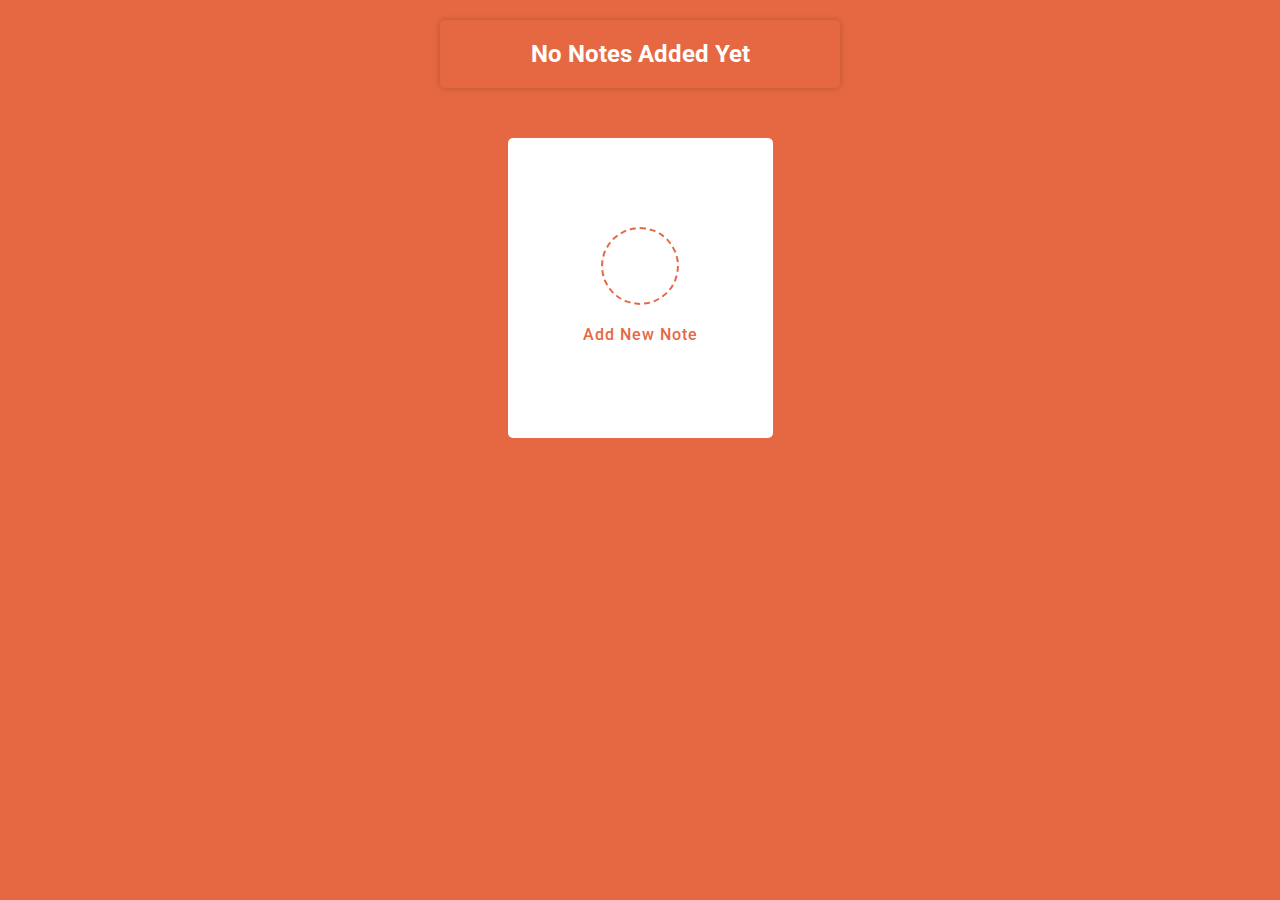
<file: index.html>
<!DOCTYPE html>
<html lang="en">
<head>
    <meta charset="UTF-8">
    <meta http-equiv="X-UA-Compatible" content="IE=edge">
    <meta name="viewport" content="width=device-width, initial-scale=1.0">
    <meta name="description"
        content="A Simple Interactive Notes Web App where you can create and keep your special notes.">
    <title>Nota | Share Your Special Notes</title>
    <!-- Favicon -->
    <link rel="shortcut icon" href="img/logo2.png" type="image/x-icon">
    <!-- Icons -->
    <link rel="stylesheet" href="https://cdnjs.cloudflare.com/ajax/libs/font-awesome/6.1.1/css/all.min.css"
        integrity="sha512-KfkfwYDsLkIlwQp6LFnl8zNdLGxu9YAA1QvwINks4PhcElQSvqcyVLLD9aMhXd13uQjoXtEKNosOWaZqXgel0g=="
        crossorigin="anonymous" referrerpolicy="no-referrer" />
    <!-- CSS -->
    <style>
        /* ===================
===== Default Configs
====================== */
@import url('https://fonts.googleapis.com/css?family=Roboto:300,400,500,700');
* {
    margin: 0;
    padding: 0;
    box-sizing: border-box;
    outline: 0;
    font-family: 'Roboto', sans-serif;
}
body {
    background: #e66842;
}
a {
    text-decoration: none;
}
ul,
li {
    list-style: none;
}
.heading {
    font-size: 24px;
    font-weight: 700;
    color: #FFF;
    text-align: center;
    margin: 20px auto;
    background: #e66842;
    padding: 20px;
    max-width: 400px;
    box-shadow: 0 0 6px rgba(0, 0, 0, 0.2);
    border-radius: 5px;
    -webkit-border-radius: 5px;
    -moz-border-radius: 5px;
    -ms-border-radius: 5px;
    -o-border-radius: 5px;
    text-transform: capitalize;
}
.heading span {
    color: #e66842;
    background: #FFF;
    /* padding: 10px; */
    width: 60px;
    height: 60px;
    display: inline-block;
    line-height: 60px;
    font-size: 26px;
    border-radius: 50%;
    -webkit-border-radius: 50%;
    -moz-border-radius: 50%;
    -ms-border-radius: 50%;
    -o-border-radius: 50%;
}
*::-webkit-scrollbar {
    width: 5px;
    background: transparent;
    display: none;
}
*::-webkit-scrollbar {
    display: block;
}
*::-webkit-scrollbar-thumb {
    background: #FFF;
}
/* ===================
===== Wrapper
====================== */
ul.wrapper {
    /* margin: 50px; */
    padding: 30px 10px;
    display: grid;
    grid-template-columns: repeat(auto-fit, 265px);
    gap: 15px;
    justify-content: center;
}
.wrapper>li {
    background: #FFF;
    height: 300px;
    border-radius: 5px;
    -webkit-border-radius: 5px;
    -moz-border-radius: 5px;
    -ms-border-radius: 5px;
    -o-border-radius: 5px;
    padding: 15px 20px 20px;
}

.add-box,
.add-box .icon,
.note-item .bottom-content,
.settings .menu li,
.popup-box .popup,
.popup-box .popup .content header {
    display: flex;
    justify-content: space-between;
    align-items: center;
}

.add-box {
    justify-content: center;
    flex-direction: column;
}

.add-box .icon {
    justify-content: center;
    height: 78px;
    width: 78px;
    border: 2px dashed #e66842;
    font-size: 40px;
    color: #e66842;
    border-radius: 50%;
    -webkit-border-radius: 50%;
    -moz-border-radius: 50%;
    -ms-border-radius: 50%;
    -o-border-radius: 50%;
    cursor: pointer;
}

.add-box p {
    /* font-size: 14px; */
    text-transform: capitalize;
    letter-spacing: 1px;
    font-weight: 500;
    color: #e66842;
    margin-top: 20px;
}

.note-item {
    display: flex;
    flex-direction: column;
    justify-content: space-between;
}
.note-item p {
    font-size: 22px;
    letter-spacing: 1px;
    font-weight: 600;
    padding: 10px 0;
    word-wrap: break-word;
    height: 80px;
    overflow-y: scroll;
}

.note-item span {
    display: block;
    font-size: 16px;
    color: #575757;
    padding-top: 15px;
}

.note-item .details span {
    height: 150px;
    overflow-y: scroll;
    line-height: 1.5;
    /* word-wrap: break-word; */
}

.note-item .details span::-webkit-scrollbar {
    width: 1px;
    background: transparent;
    display: none;
}

.note-item .details span:hover::-webkit-scrollbar {
    display: block;
}

.note-item .details span:hover::-webkit-scrollbar-thumb {
    background: #e66842;
}

.note-item .bottom-content {
    padding-top: 10px;
    border-top: 1px solid #CCC;
}

.note-item .bottom-content span {
    font-size: 14px;
    color: #6d6d6d;
}

.note-item .bottom-content .settings i {
    font-size: 15px;
    color: #6d6d6d;
    cursor: pointer;
}

.settings {
    position: relative;
}

.settings .menu {
    position: absolute;
    bottom: 20px;
    right: -5px;
    box-shadow: 0 0 6px rgba(0, 0, 0, 0.15);
    border-radius: 4px;
    -webkit-border-radius: 4px;
    -moz-border-radius: 4px;
    -ms-border-radius: 4px;
    -o-border-radius: 4px;
    padding: 5px 0px;
    background: #FFF;
    transform: scale(0);
    -webkit-transform: scale(0);
    -moz-transform: scale(0);
    -ms-transform: scale(0);
    -o-transform: scale(0);
    transform-origin: bottom right;
    transition: transform 0.2s ease;
    -webkit-transition: transform 0.2s ease;
    -moz-transition: transform 0.2s ease;
    -ms-transition: transform 0.2s ease;
    -o-transition: transform 0.2s ease;
}

.settings.show .menu {
    transform: scale(1);
    -webkit-transform: scale(1);
    -moz-transform: scale(1);
    -ms-transform: scale(1);
    -o-transform: scale(1);
}

.settings .menu li {
    height: 25px;
    justify-content: flex-start;
    gap: 10px;
    margin-top: 5px;
    cursor: pointer;
    font-size: 16px;
    padding: 17px 15px;
}

.settings .menu li:hover {
    background: #F5F5F5;
}

.settings .menu li i {
    font-size: 15px;
    color: #e66842 !important;
}

.popup-box {
    position: fixed;
    top: 0;
    left: 0;
    width: 100%;
    height: 100%;
    background: rgba(0, 0, 0, 0.6);
    z-index: 2;
}

.popup-box .popup {
    position: absolute;
    top: 50%;
    left: 50%;
    transform: translate(-50%, -50%);
    -webkit-transform: translate(-50%, -50%);
    -moz-transform: translate(-50%, -50%);
    -ms-transform: translate(-50%, -50%);
    -o-transform: translate(-50%, -50%);
    z-index: 3;
    width: 100%;
    max-width: 400px;
    justify-content: center;
}

.popup-box,
.popup-box .popup {
    visibility: hidden;
    opacity: 0;
    pointer-events: none;
    transition: opacity, visibility 0.25s ease;
    -webkit-transition: opacity, visibility 0.25s ease;
    -moz-transition: opacity, visibility 0.25s ease;
    -ms-transition: opacity, visibility 0.25s ease;
    -o-transition: opacity, visibility 0.25s ease;
}

.popup-box.show,
.popup-box.show .popup {
    visibility: visible;
    opacity: 1;
    pointer-events: auto;
}

.popup-box .popup .content {
    width: calc(100% - 15px);
    background: #FFF;
    border-radius: 5px;
    -webkit-border-radius: 5px;
    -moz-border-radius: 5px;
    -ms-border-radius: 5px;
    -o-border-radius: 5px;
    box-shadow: 0 0 6px rgba(0, 0, 0, 0.15);
    border-radius: 5px;
    -webkit-border-radius: 5px;
    -moz-border-radius: 5px;
    -ms-border-radius: 5px;
    -o-border-radius: 5px;
}

.popup-box .popup .content header {
    padding: 15px 25px;
    border-bottom: 1px solid #CCC;
}

.popup-box .popup .content header p {
    max-width: 200px;
    font-size: 20px;
    font-weight: 600;
    text-transform: capitalize;
    color: #111
}

.popup-box .popup .content header i {
    font-size: 23px;
    cursor: pointer;
    color: #8b8989;
}

.popup-box .popup .content form {
    margin: 15px 25px 35px;
}

.popup-box .popup .content form .row {
    margin-bottom: 20px;
}

.popup-box .popup .content form .row .message {
    color: rgb(240, 59, 59);
    /*box-shadow: 0 0 6px rgba(0, 0, 0, 0.15);
    */
    /*padding: 15px 10px;
    */
    font-weight: 600;
    display: none;
    transition: display 0.2s ease;
    -webkit-transition: display 0.2s ease;
    -moz-transition: display 0.2s ease;
    -ms-transition: display 0.2s ease;
    -o-transition: display 0.2s ease;
    text-transform: capitalize;
}

.popup-box .popup .content form .row .message.show {
    display: block;
}

.popup-box .popup .content form .row label {
    display: block;
    font-size: 18px;
    color: #e66842;
    font-weight: 600;
    margin-bottom: 5px;
    text-transform: capitalize;
}

.popup-box .popup .content form .row :where(input, textarea) {
    width: 100%;
    height: 50px;
    border: 1px solid #CCC;
    border-radius: 5px;
    -webkit-border-radius: 5px;
    -moz-border-radius: 5px;
    -ms-border-radius: 5px;
    -o-border-radius: 5px;
    padding: 7px 15px;
    font-size: 16px;
    letter-spacing: 1px;
    color: #333;
    margin-bottom: 15px;
    border: 1px solid #CCC;
    transition: all 0.2s ease;
    -webkit-transition: all 0.2s ease;
    -moz-transition: all 0.2s ease;
    -ms-transition: all 0.2s ease;
    -o-transition: all 0.2s ease;
}

.popup-box .popup .content form .row :where(input, textarea):focus {
    border-color: #e66842;
}

.popup-box .popup .content form .row textarea {
    resize: none;
    height: 150px;
    padding: 8px 15px;
}

.popup-box .popup .content form button {
    width: 100%;
    height: 40px;
    border: none;
    border-radius: 5px;
    -webkit-border-radius: 5px;
    -moz-border-radius: 5px;
    -ms-border-radius: 5px;
    -o-border-radius: 5px;
    background: #e66842;
    color: #FFF;
    font-size: 17px;
    font-weight: 600;
    letter-spacing: 1px;
    cursor: pointer;
    text-transform: capitalize;
}
    </style>
</head>

<body>

    <div class="popup-box">
        <div class="popup">
            <div class="content">
                <header>
                    <p>Create your special note</p>
                    <i class="fa-solid fa-times"></i>
                </header>
                <form action="#">
                    <div class="row message-box">
                        <p class="message"></p>
                    </div>
                    <div class="row title">
                        <label for="title">Title</label>
                        <input type="text" maxlength="40" id="title" name="title" placeholder="Ex: Doctor Meeting">
                    </div>
                    <div class="row desc">
                        <label for="desc">description</label>
                        <textarea name="desc" id="desc"></textarea>
                    </div>
                    <button>Add note</button>
                </form>
            </div>
        </div>
    </div>

    <h2 class="heading"></h2>

    <ul class="notes-container wrapper">
        <li class="add-box">
            <div class="icon">
                <i class="fa-solid fa-plus"></i>
            </div>
            <p>Add new note</p>
        </li>
    </ul>

    <!-- JS -->
    <script>
        // ================= Declaring Variables =================

const addBox = document.querySelector('.add-box'),
    popupBox = document.querySelector('.popup-box'),
    popupBoxClose = document.querySelector('.popup-box header i'),
    title = document.getElementById('title'),
    description = document.getElementById('desc'),
    addNoteBtn = document.querySelector('.popup-box .content form button'),
    message = document.querySelector('.message'),
    months = ['January', 'February', 'March', 'April', 'May', 'June', 'July', 'August', 'September', 'October', 'November', 'December'],

    // ===== Getting local storage notes if exist and parsing them
    // ===== to js object, else passing an empty array to notes
    notes = JSON.parse(localStorage.getItem('notes') || "[]");

let isUpdated = false, updateId; // ===== Boolean to check if the note is updated or not

// ================= Methods =================

let showNotes = () => {
    // ===== Clearing the notes before adding new ones
    document.querySelectorAll('.note-item').forEach(note => { note.remove(); });

    // ===== Looping through notes array and adding each note to the DOM
    notes.forEach((note, index) => {
        let noteItem = document.createElement('li');
        noteItem.classList.add('note-item');
        noteItem.innerHTML = `
        <div class="details">
            <p>${note.title}</p>
            <span>${note.description}</span>
        </div>
        <div class="bottom-content">
            <span>${note.date}</span>
            <div class="settings">
                <i class="fa-solid fa-ellipsis" onclick="showMenu(this);"></i>
                <ul class="menu">
                    <li onclick="updateNote(${index}, '${note.title}', '${note.description}');">
                        <i class="fa-solid fa-edit"></i>Edit
                    </li>
                    <li onclick="deleteNote(${index});">
                        <i class="fa-solid fa-trash"></i>Delete
                    </li>
                </ul>
            </div>
        </div>
        `;
        // document.querySelector('.notes-container').insertAdjacentElement('beforeend', noteItem);
        document.querySelector('.add-box').insertAdjacentElement('afterend', noteItem);
    });
}
showNotes();

let showNotesLength = () => {
    document.querySelector('.heading').innerHTML = notes.length > 0 ? `You've <span>${notes.length}</span> notes` : 'No notes added yet';
}
showNotesLength();

let showMenu = (el) => {
    el.parentElement.classList.toggle('show');

    // ===== Close Menu on Clicking on another one or outside of the menu
    document.addEventListener('click', (e) => {
        if (!el.parentElement.contains(e.target)) {
            el.parentElement.classList.remove('show');
        }
    });
}

let deleteNote = (noteId) => {

    let confirmDelete = confirm('Are you sure you want to delete this note?');

    if (!confirmDelete) return;

    notes.splice(noteId, 1); // ===== Removing the selected note from the notes array
    localStorage.setItem('notes', JSON.stringify(notes)); // ===== Updating the local storage
    showNotes(); // ===== Updating the notes on the DOM
    showNotesLength(); // ===== Updating the notes length on the DOM
}

let updateNote = (noteId, oldTitle, oldDescription) => {
    isUpdated = true;
    updateId = noteId;
    // ===== Showing the popup box
    title.focus();
    popupBox.classList.add('show');
    document.body.style.cssText = 'overflow: hidden;';

    addNoteBtn.innerHTML = 'Update Note';
    document.querySelector('.popup-box header p').innerHTML = 'Update Your Note';

    // ===== Setting the values of the note to be updated
    title.value = oldTitle;
    description.value = oldDescription;

}

// ================= Events =================

addBox.addEventListener('click', () => {
    document.body.style.cssText = 'overflow: hidden;';
    title.focus();
    popupBox.classList.add('show');
});

popupBoxClose.addEventListener('click', () => {
    document.body.style.cssText = 'overflow: auto;';
    isUpdated = false;

    popupBox.classList.remove('show');
    document.querySelector('.popup-box .content form').reset(); // Reset form

    addNoteBtn.innerHTML = 'Add note';
    document.querySelector('.popup-box header p').innerHTML = 'Create your special note';
});

addNoteBtn.addEventListener('click', e => {
    e.preventDefault();
    let noteTitle = title.value,
        noteDesc = description.value;

    if (noteTitle.trim().length > 0 && noteDesc.trim().length > 0) {
        let dateObj = new Date(),
            noteInfo = {
                // date: months[(dateObj.getMonth())] + ' ' + dateObj.getDate() + ',' + dateObj.getFullYear(), //== Print date in format: July 12,2022
                date: `${months[dateObj.getMonth()]} ${dateObj.getDate()}, ${dateObj.getFullYear()}`, //== Print date in format: July 12,2022
                title: noteTitle,
                description: noteDesc
            };

        if (!isUpdated) {
            notes.push(noteInfo); // Add note to array
        } else {
            isUpdated = false;
            notes[updateId] = noteInfo; // Update specified note in array
        }

        localStorage.setItem('notes', JSON.stringify(notes)); // Save notes to local storage
        document.querySelector('.popup-box .content form').reset(); // Reset form
        // document.forms[0].reset(); // Reset form
        popupBox.classList.remove('show');
        showNotes();
        showNotesLength();
        addNoteBtn.innerHTML = 'Add note';
        document.querySelector('.popup-box header p').innerHTML = 'Create your special note';
        document.body.style.cssText = 'overflow: auto;';

    } else {
        message.innerHTML = 'Please fill all fields';
        message.classList.add('show');
    }

});
    </script>
</body>

</html>
</file>
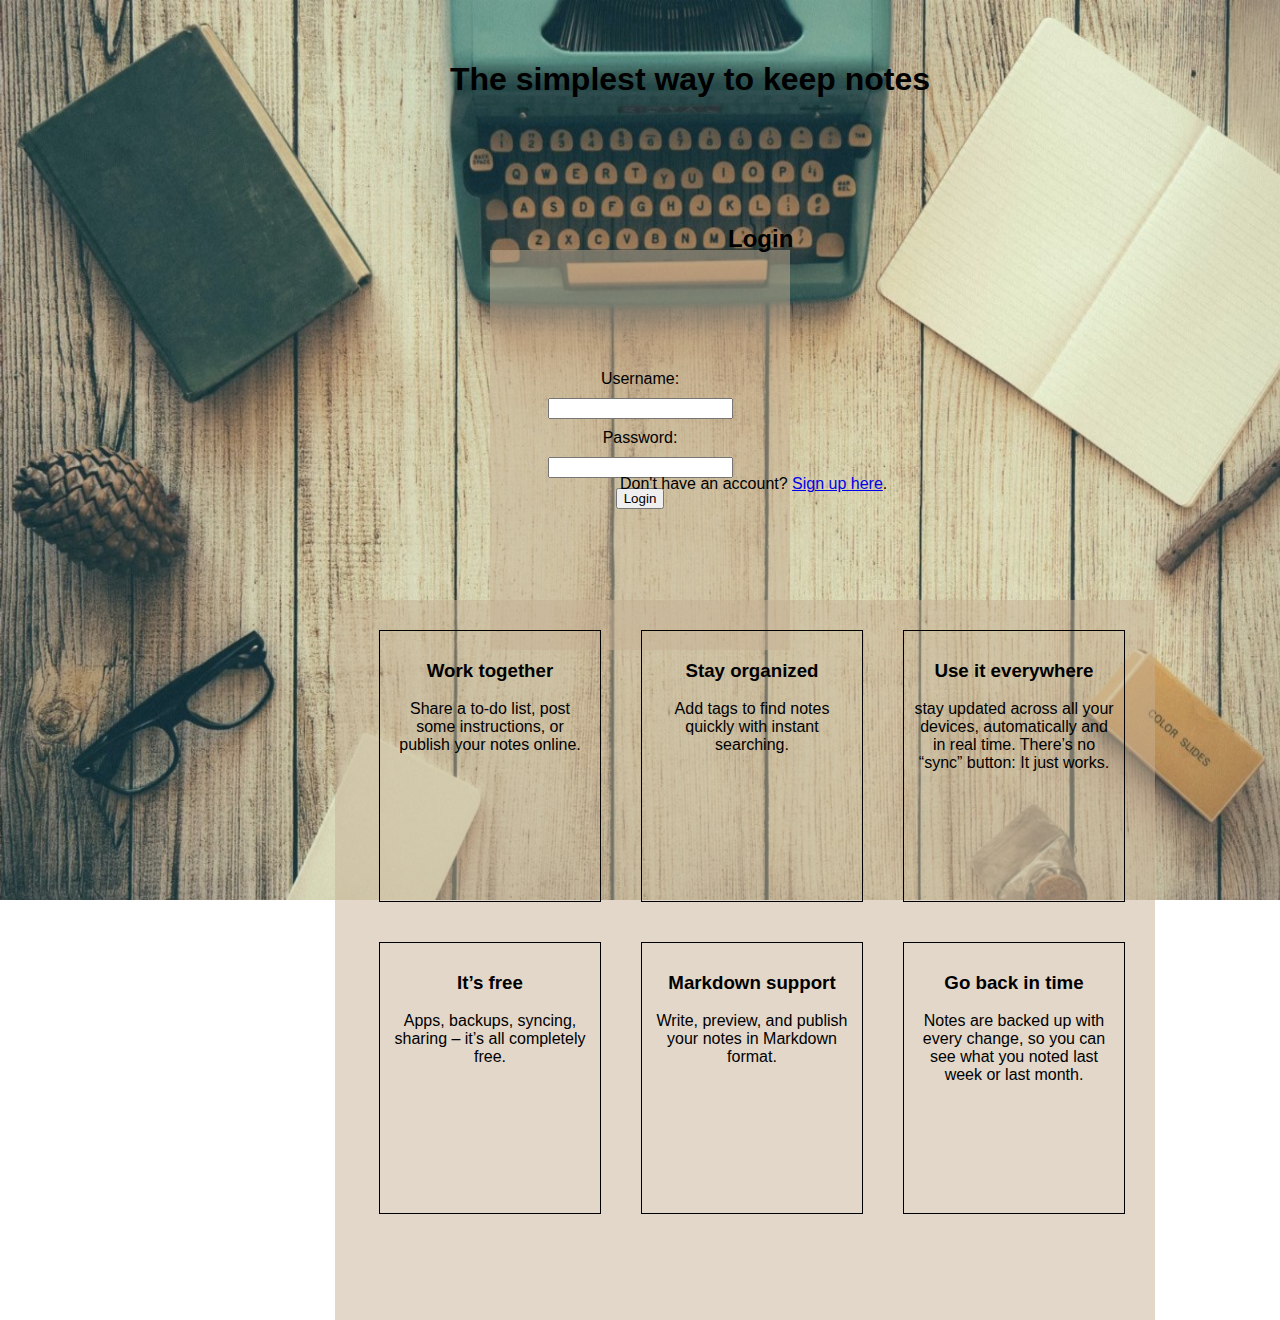
<file: login.html>
<!DOCTYPE html>
<html lang="en">
<head>
  <meta charset="UTF-8">
  <meta name="viewport" content="width=device-width, initial-scale=1.0">
  <style>
    body {
    font-family: Arial, sans-serif;
    display: flex;
    justify-content: center;
    align-items: center;
    height: 100vh;
    margin: 0;
    text-align:center;
    background-repeat:no-repeat;
    background-size:100% 100%;
    background-image: url('11.jpeg');
    background-attachment:fixed;
 }
  form {
    display: flex;
    flex-direction: column;
    align-items: center;
    gap: 10px;
    
   }
  .style{
    padding:20px;
    margin:0 auto;
    
    text-align:center;
    width:50%;
    position: absolute;
    top:20px;
    left:350px;
  }

  .box{
   width:200px;
   height:250px;
   margin:20px;
   padding:10px;
   border:1px solid black;
   float:right;
  }
  #box{
    width:800px;
    height:700px;
    background-color:rgba(197, 175, 147,0.5);
    position:absolute;
   top:600px;
   left:200px;
   padding:10px;
   margin-left: 135px;
  
  }
#signup-container,#login-container{background-color:rgba(197, 175, 147,0.5);
  width:300px;
  height:400px;
}
#signup-form,#login-form{
  padding:120px 65px;
}
#sign{
  position:absolute;
  top:400px;
  left:500px;
  margin-top: 75px;
  margin-left: 120px;
}
.heading {
  margin-left: 138px;
  margin-top: 75px;
}
  </style>
  <title>Login and Signup</title>
</head>
<body>
  <div class="style"><h1>
  The simplest way to keep notes</h1> </div>

  <div id="login-container">
    <div style="position:absolute;top:150px;left:590px"><h2 class="heading">Login</h2></div>
    <form id="login-form">
      <label for="login-username">Username:</label>
      <input type="text" id="login-username" required>

      <label for="login-password">Password:</label>
      <input type="password" id="login-password" required>

      <button type="button" onclick="login()">Login</button>
    </form>
    <p id="sign">Don't have an account? <a href="#" onclick="showSignup()">Sign up here</a>.</p>

  </div>

  <div id="signup-container" style="display: none;">
    <div style="position:absolute;top:150px;left:580px"><h2 class="heading">Sign Up</h2></div>
    <form id="signup-form">
      <label for="signup-username">Username:</label>
      <input type="text" id="signup-username" required>

      <label for="signup-password">Password:</label>
      <input type="password" id="signup-password" required>

      <button type="button" onclick="signup()">Sign Up</button>
    </form>
   

  </div><br>
  <div id="box">

  <div class="box"> 
  <h3>Use it everywhere</h3>
  <p>stay updated across all your devices, automatically and in real time. There’s no “sync” button: It just works.</p>
  </div>

  <div class="box">
    <h3>Stay organized</h3>
    <p>Add tags to find notes quickly with instant searching.</p>
  </div>

  <div class="box">
    <h3>Work together</h3>
    <p>Share a to-do list, post some instructions, or publish your notes online.</p>
  </div>

  <div class="box">
    <h3>Go back in time</h3>
    <p>Notes are backed up with every change, so you can see what you noted last week or last month.</p>
  </div>

  <div class="box">
    <h3>Markdown support</h3>
    <p>Write, preview, and publish your notes in Markdown format.</p>
  </div>

  <div class="box">
    <h3>It’s free</h3>
    <p>Apps, backups, syncing, sharing – it’s all completely free.
    </p>
  </div>

  </div>
<script>
    function login() {
    var username = document.getElementById('login-username').value;
    var password = document.getElementById('login-password').value;

    // Retrieve user details from localStorage
    var storedUsername = localStorage.getItem('username');
    var storedPassword = localStorage.getItem('password');

    // Check if username and password are valid
    if (username === storedUsername && password === storedPassword) {
      alert("Login successful!");
      window.location.href="index.html";
      
    } else {
      alert("Invalid username or password. Please try again.");
    }
   }

  function signup() {
    var username = document.getElementById('signup-username').value;
    var password = document.getElementById('signup-password').value;

    // Store user details in localStorage
    localStorage.setItem('username', username);
    localStorage.setItem('password', password);

    alert("Sign up successful! You can now login with your credentials.");

    // Switch to the login form
    document.getElementById('login-container').style.display = 'flex';
    document.getElementById('signup-container').style.display = 'none';
 }
  function showSignup() {
    document.getElementById('login-container').style.display = 'none';
    document.getElementById('signup-container').style.display = 'flex';
  }
</script>
</body>
</html>
</file>
